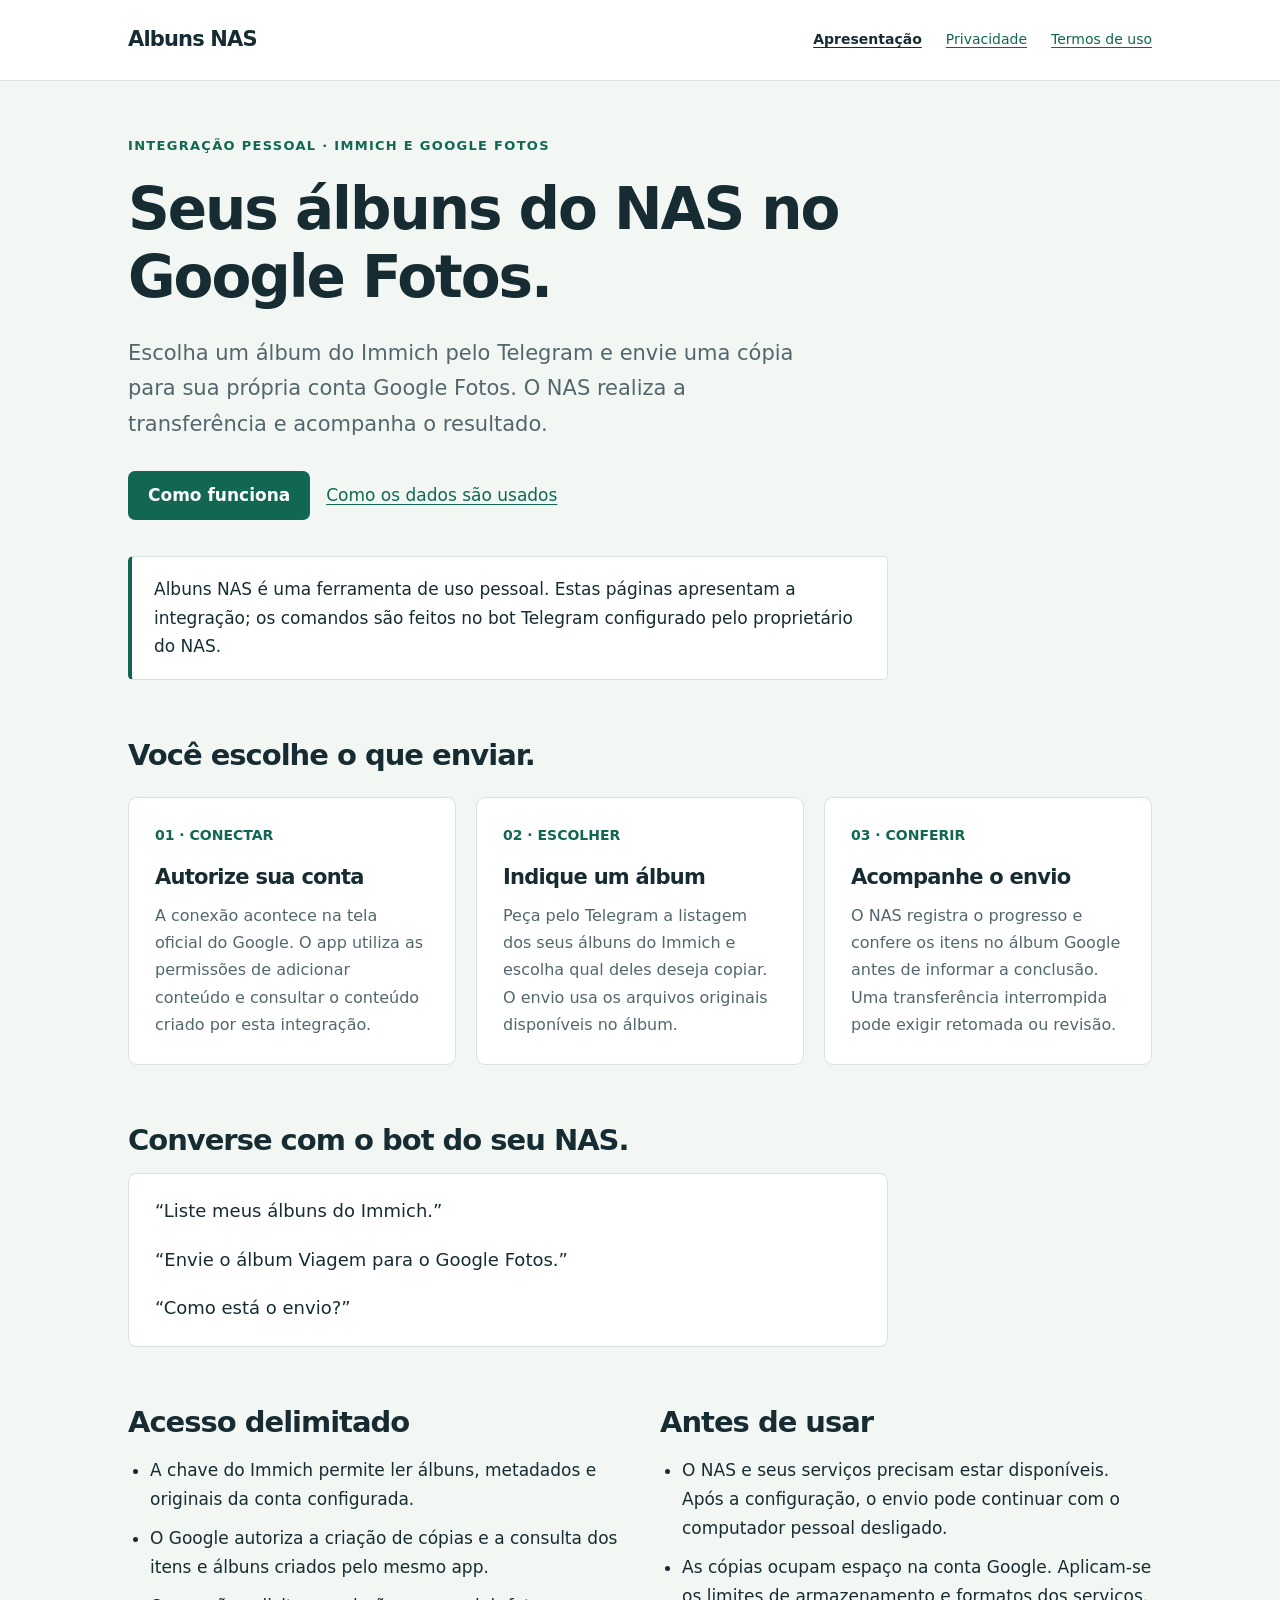
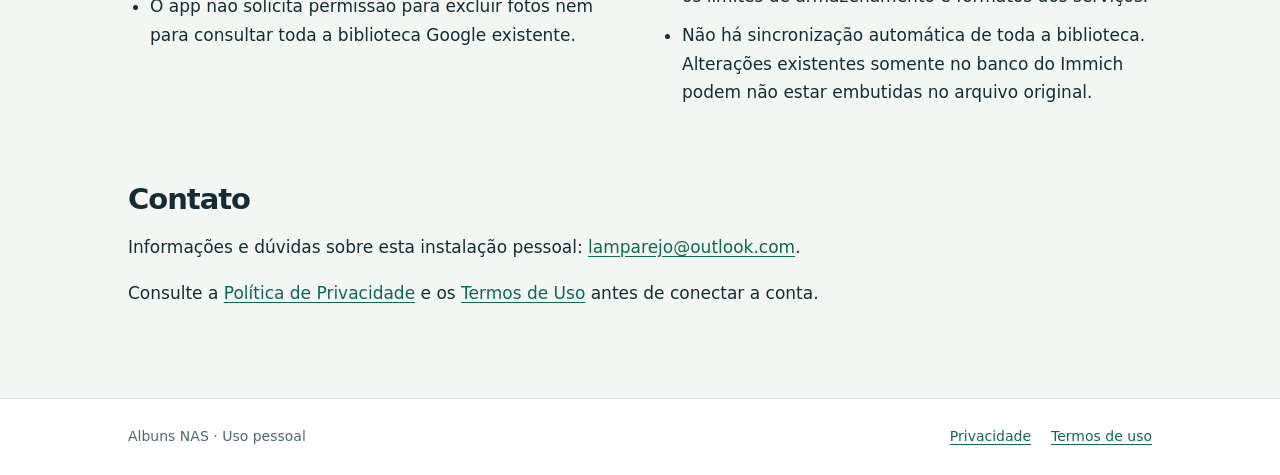
<file: index.html>
<!doctype html>
<html lang="pt-BR">
<head>
  <meta charset="utf-8">
  <meta name="viewport" content="width=device-width, initial-scale=1">
  <meta name="description" content="Albuns NAS: integração pessoal para copiar álbuns escolhidos do Immich para sua conta Google Fotos, pelo Telegram do NAS.">
  <meta name="referrer" content="no-referrer">
  <title>Albuns NAS — álbuns do Immich no Google Fotos</title>
  <link rel="stylesheet" href="site.css">
</head>
<body>
<a class="skip" href="#conteudo">Pular para o conteúdo</a>
<header class="top"><div class="wrap"><a class="brand" href="index.html">Albuns NAS</a><nav aria-label="Navegação principal"><a href="index.html" aria-current="page">Apresentação</a><a href="privacidade.html">Privacidade</a><a href="termos.html">Termos de uso</a></nav></div></header>
<main id="conteudo" class="wrap">
  <p class="eyebrow">Integração pessoal · Immich e Google Fotos</p>
  <h1>Seus álbuns do NAS no Google Fotos.</h1>
  <p class="lead">Escolha um álbum do Immich pelo Telegram e envie uma cópia para sua própria conta Google Fotos. O NAS realiza a transferência e acompanha o resultado.</p>
  <div class="actions"><a class="button" href="#como-funciona">Como funciona</a><a href="privacidade.html">Como os dados são usados</a></div>
  <p class="note">Albuns NAS é uma ferramenta de uso pessoal. Estas páginas apresentam a integração; os comandos são feitos no bot Telegram configurado pelo proprietário do NAS.</p>
  <section id="como-funciona" class="section" aria-labelledby="como-titulo">
    <h2 id="como-titulo">Você escolhe o que enviar.</h2>
    <div class="cards">
      <article class="card"><span class="number">01 · CONECTAR</span><h3>Autorize sua conta</h3><p>A conexão acontece na tela oficial do Google. O app utiliza as permissões de adicionar conteúdo e consultar o conteúdo criado por esta integração.</p></article>
      <article class="card"><span class="number">02 · ESCOLHER</span><h3>Indique um álbum</h3><p>Peça pelo Telegram a listagem dos seus álbuns do Immich e escolha qual deles deseja copiar. O envio usa os arquivos originais disponíveis no álbum.</p></article>
      <article class="card"><span class="number">03 · CONFERIR</span><h3>Acompanhe o envio</h3><p>O NAS registra o progresso e confere os itens no álbum Google antes de informar a conclusão. Uma transferência interrompida pode exigir retomada ou revisão.</p></article>
    </div>
  </section>
  <section class="section" aria-labelledby="comandos-titulo">
    <h2 id="comandos-titulo">Converse com o bot do seu NAS.</h2>
    <div class="example"><p>“Liste meus álbuns do Immich.”</p><p>“Envie o álbum Viagem para o Google Fotos.”</p><p>“Como está o envio?”</p></div>
  </section>
  <section class="section columns" aria-label="Acesso e limites da integração">
    <div><h2>Acesso delimitado</h2><ul class="list"><li>A chave do Immich permite ler álbuns, metadados e originais da conta configurada.</li><li>O Google autoriza a criação de cópias e a consulta dos itens e álbuns criados pelo mesmo app.</li><li>O app não solicita permissão para excluir fotos nem para consultar toda a biblioteca Google existente.</li></ul></div>
    <div><h2>Antes de usar</h2><ul class="list"><li>O NAS e seus serviços precisam estar disponíveis. Após a configuração, o envio pode continuar com o computador pessoal desligado.</li><li>As cópias ocupam espaço na conta Google. Aplicam-se os limites de armazenamento e formatos dos serviços.</li><li>Não há sincronização automática de toda a biblioteca. Alterações existentes somente no banco do Immich podem não estar embutidas no arquivo original.</li></ul></div>
  </section>
  <section class="section" aria-labelledby="contato-titulo"><h2 id="contato-titulo">Contato</h2><p>Informações e dúvidas sobre esta instalação pessoal: <a class="contact" href="mailto:lamparejo@outlook.com">lamparejo@outlook.com</a>.</p><p>Consulte a <a href="privacidade.html">Política de Privacidade</a> e os <a href="termos.html">Termos de Uso</a> antes de conectar a conta.</p></section>
</main>
<footer class="footer"><div class="wrap"><p>Albuns NAS · Uso pessoal</p><nav aria-label="Informações legais"><a href="privacidade.html">Privacidade</a><a href="termos.html">Termos de uso</a></nav></div></footer>
</body></html>
</file>
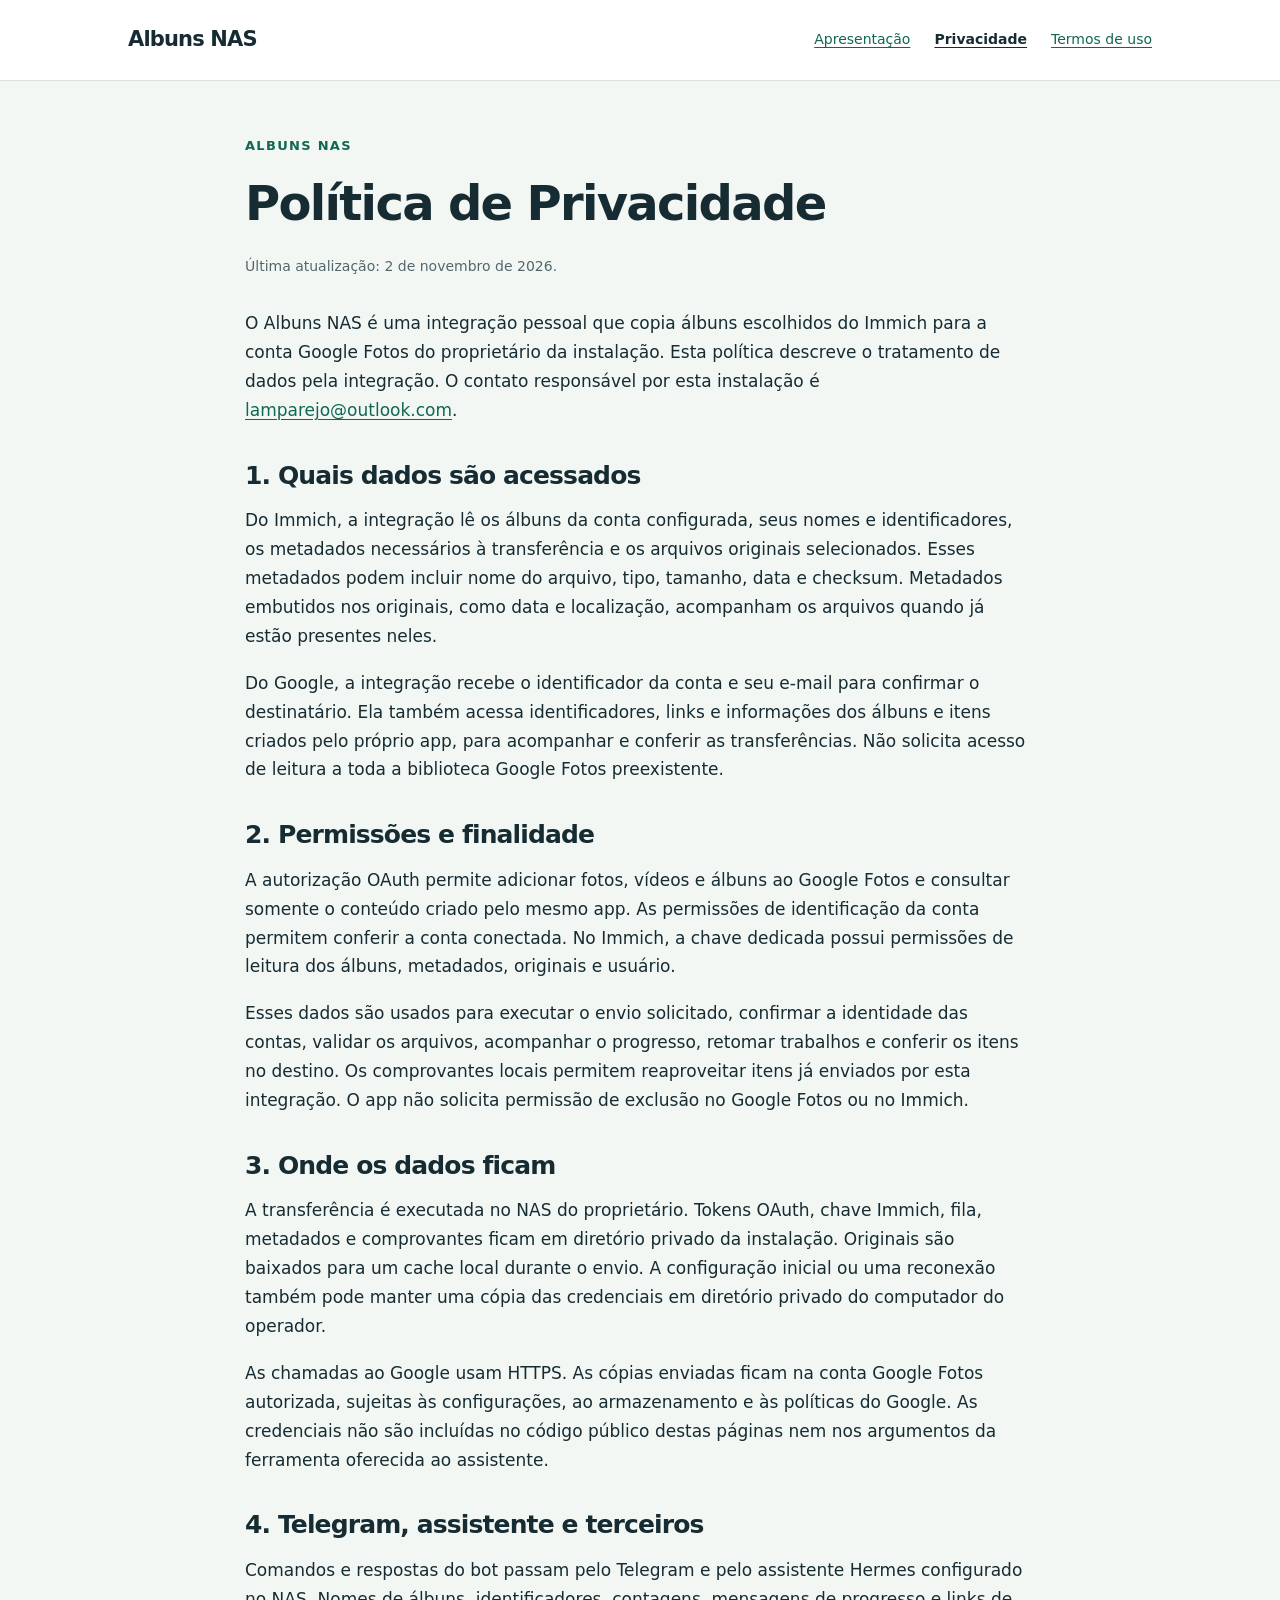
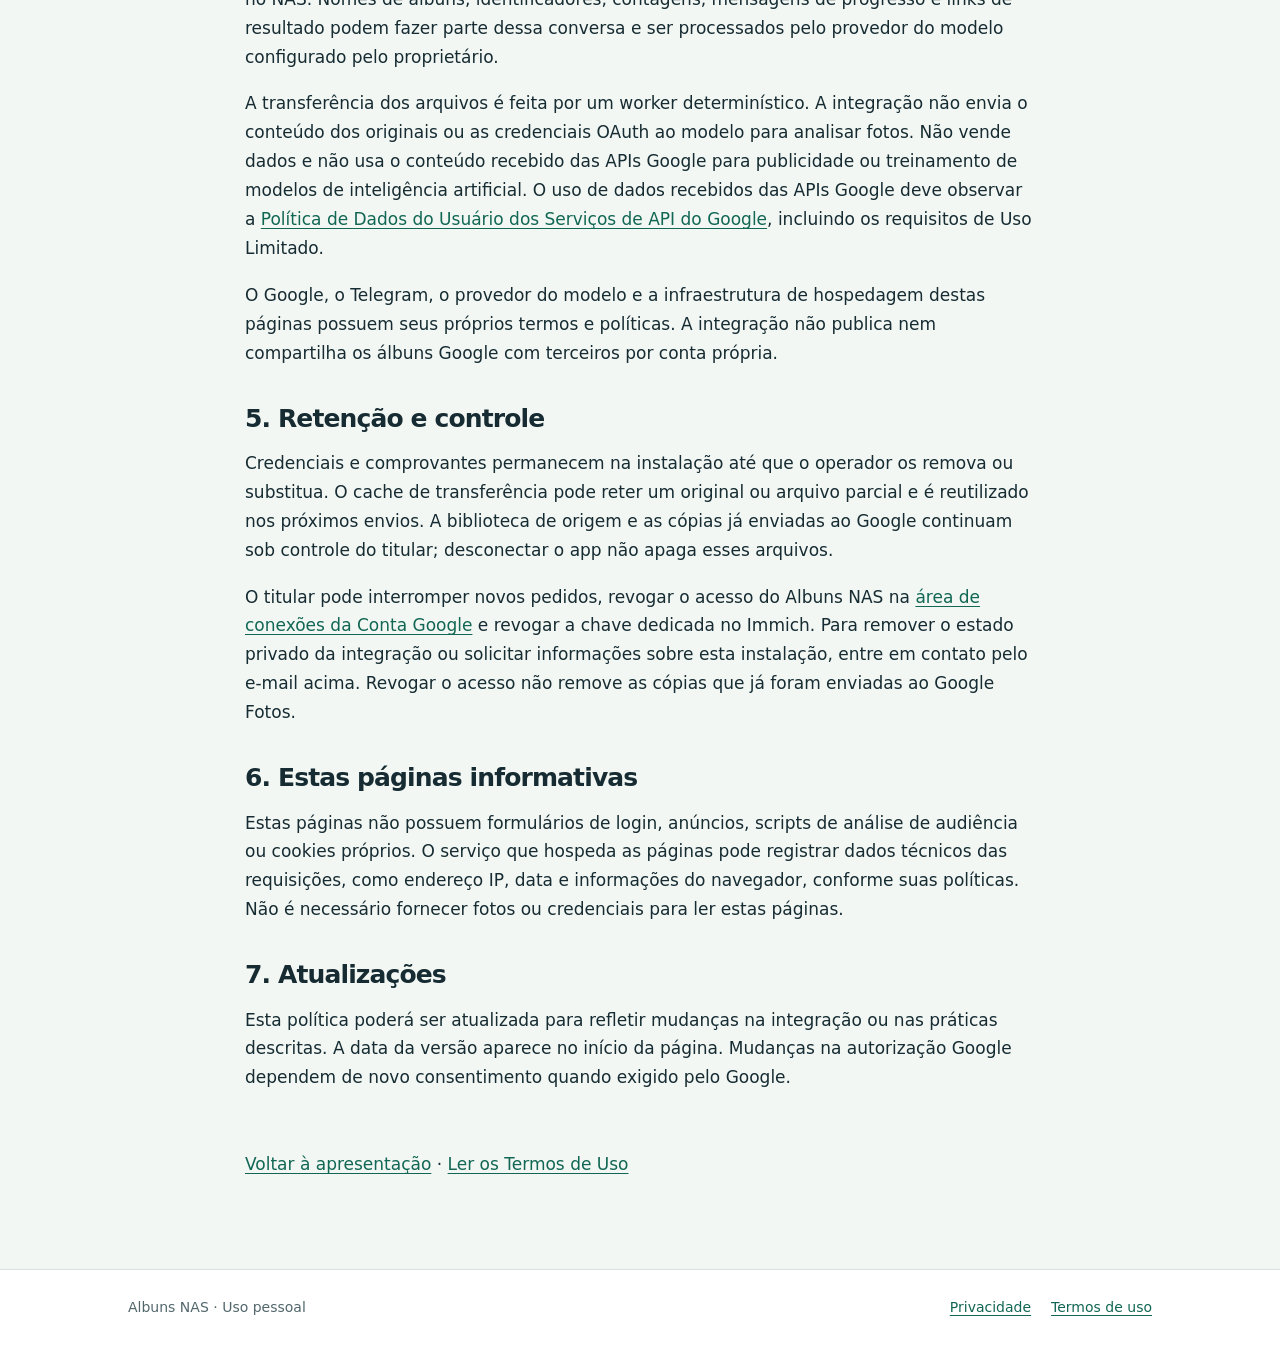
<file: privacidade.html>
<!doctype html>
<html lang="pt-BR">
<head>
  <meta charset="utf-8">
  <meta name="viewport" content="width=device-width, initial-scale=1">
  <meta name="description" content="Como o Albuns NAS acessa, utiliza e armazena dados do Immich e do Google Fotos na integração pessoal pelo NAS.">
  <meta name="referrer" content="no-referrer">
  <title>Política de Privacidade — Albuns NAS</title>
  <link rel="stylesheet" href="site.css">
</head>
<body>
<a class="skip" href="#conteudo">Pular para o conteúdo</a>
<header class="top"><div class="wrap"><a class="brand" href="index.html">Albuns NAS</a><nav aria-label="Navegação principal"><a href="index.html">Apresentação</a><a href="privacidade.html" aria-current="page">Privacidade</a><a href="termos.html">Termos de uso</a></nav></div></header>
<main id="conteudo" class="wrap legal">
  <p class="eyebrow">Albuns NAS</p><h1>Política de Privacidade</h1><p class="updated">Última atualização: 2 de novembro de 2026.</p>
  <p>O Albuns NAS é uma integração pessoal que copia álbuns escolhidos do Immich para a conta Google Fotos do proprietário da instalação. Esta política descreve o tratamento de dados pela integração. O contato responsável por esta instalação é <a class="contact" href="mailto:lamparejo@outlook.com">lamparejo@outlook.com</a>.</p>
  <h2>1. Quais dados são acessados</h2>
  <p>Do Immich, a integração lê os álbuns da conta configurada, seus nomes e identificadores, os metadados necessários à transferência e os arquivos originais selecionados. Esses metadados podem incluir nome do arquivo, tipo, tamanho, data e checksum. Metadados embutidos nos originais, como data e localização, acompanham os arquivos quando já estão presentes neles.</p>
  <p>Do Google, a integração recebe o identificador da conta e seu e-mail para confirmar o destinatário. Ela também acessa identificadores, links e informações dos álbuns e itens criados pelo próprio app, para acompanhar e conferir as transferências. Não solicita acesso de leitura a toda a biblioteca Google Fotos preexistente.</p>
  <h2>2. Permissões e finalidade</h2>
  <p>A autorização OAuth permite adicionar fotos, vídeos e álbuns ao Google Fotos e consultar somente o conteúdo criado pelo mesmo app. As permissões de identificação da conta permitem conferir a conta conectada. No Immich, a chave dedicada possui permissões de leitura dos álbuns, metadados, originais e usuário.</p>
  <p>Esses dados são usados para executar o envio solicitado, confirmar a identidade das contas, validar os arquivos, acompanhar o progresso, retomar trabalhos e conferir os itens no destino. Os comprovantes locais permitem reaproveitar itens já enviados por esta integração. O app não solicita permissão de exclusão no Google Fotos ou no Immich.</p>
  <h2>3. Onde os dados ficam</h2>
  <p>A transferência é executada no NAS do proprietário. Tokens OAuth, chave Immich, fila, metadados e comprovantes ficam em diretório privado da instalação. Originais são baixados para um cache local durante o envio. A configuração inicial ou uma reconexão também pode manter uma cópia das credenciais em diretório privado do computador do operador.</p>
  <p>As chamadas ao Google usam HTTPS. As cópias enviadas ficam na conta Google Fotos autorizada, sujeitas às configurações, ao armazenamento e às políticas do Google. As credenciais não são incluídas no código público destas páginas nem nos argumentos da ferramenta oferecida ao assistente.</p>
  <h2>4. Telegram, assistente e terceiros</h2>
  <p>Comandos e respostas do bot passam pelo Telegram e pelo assistente Hermes configurado no NAS. Nomes de álbuns, identificadores, contagens, mensagens de progresso e links de resultado podem fazer parte dessa conversa e ser processados pelo provedor do modelo configurado pelo proprietário.</p>
  <p>A transferência dos arquivos é feita por um worker determinístico. A integração não envia o conteúdo dos originais ou as credenciais OAuth ao modelo para analisar fotos. Não vende dados e não usa o conteúdo recebido das APIs Google para publicidade ou treinamento de modelos de inteligência artificial. O uso de dados recebidos das APIs Google deve observar a <a href="https://developers.google.com/terms/api-services-user-data-policy">Política de Dados do Usuário dos Serviços de API do Google</a>, incluindo os requisitos de Uso Limitado.</p>
  <p>O Google, o Telegram, o provedor do modelo e a infraestrutura de hospedagem destas páginas possuem seus próprios termos e políticas. A integração não publica nem compartilha os álbuns Google com terceiros por conta própria.</p>
  <h2>5. Retenção e controle</h2>
  <p>Credenciais e comprovantes permanecem na instalação até que o operador os remova ou substitua. O cache de transferência pode reter um original ou arquivo parcial e é reutilizado nos próximos envios. A biblioteca de origem e as cópias já enviadas ao Google continuam sob controle do titular; desconectar o app não apaga esses arquivos.</p>
  <p>O titular pode interromper novos pedidos, revogar o acesso do Albuns NAS na <a href="https://myaccount.google.com/permissions">área de conexões da Conta Google</a> e revogar a chave dedicada no Immich. Para remover o estado privado da integração ou solicitar informações sobre esta instalação, entre em contato pelo e-mail acima. Revogar o acesso não remove as cópias que já foram enviadas ao Google Fotos.</p>
  <h2>6. Estas páginas informativas</h2>
  <p>Estas páginas não possuem formulários de login, anúncios, scripts de análise de audiência ou cookies próprios. O serviço que hospeda as páginas pode registrar dados técnicos das requisições, como endereço IP, data e informações do navegador, conforme suas políticas. Não é necessário fornecer fotos ou credenciais para ler estas páginas.</p>
  <h2>7. Atualizações</h2>
  <p>Esta política poderá ser atualizada para refletir mudanças na integração ou nas práticas descritas. A data da versão aparece no início da página. Mudanças na autorização Google dependem de novo consentimento quando exigido pelo Google.</p>
  <p class="section"><a href="index.html">Voltar à apresentação</a> · <a href="termos.html">Ler os Termos de Uso</a></p>
</main>
<footer class="footer"><div class="wrap"><p>Albuns NAS · Uso pessoal</p><nav aria-label="Informações legais"><a href="privacidade.html" aria-current="page">Privacidade</a><a href="termos.html">Termos de uso</a></nav></div></footer>
</body></html>
</file>
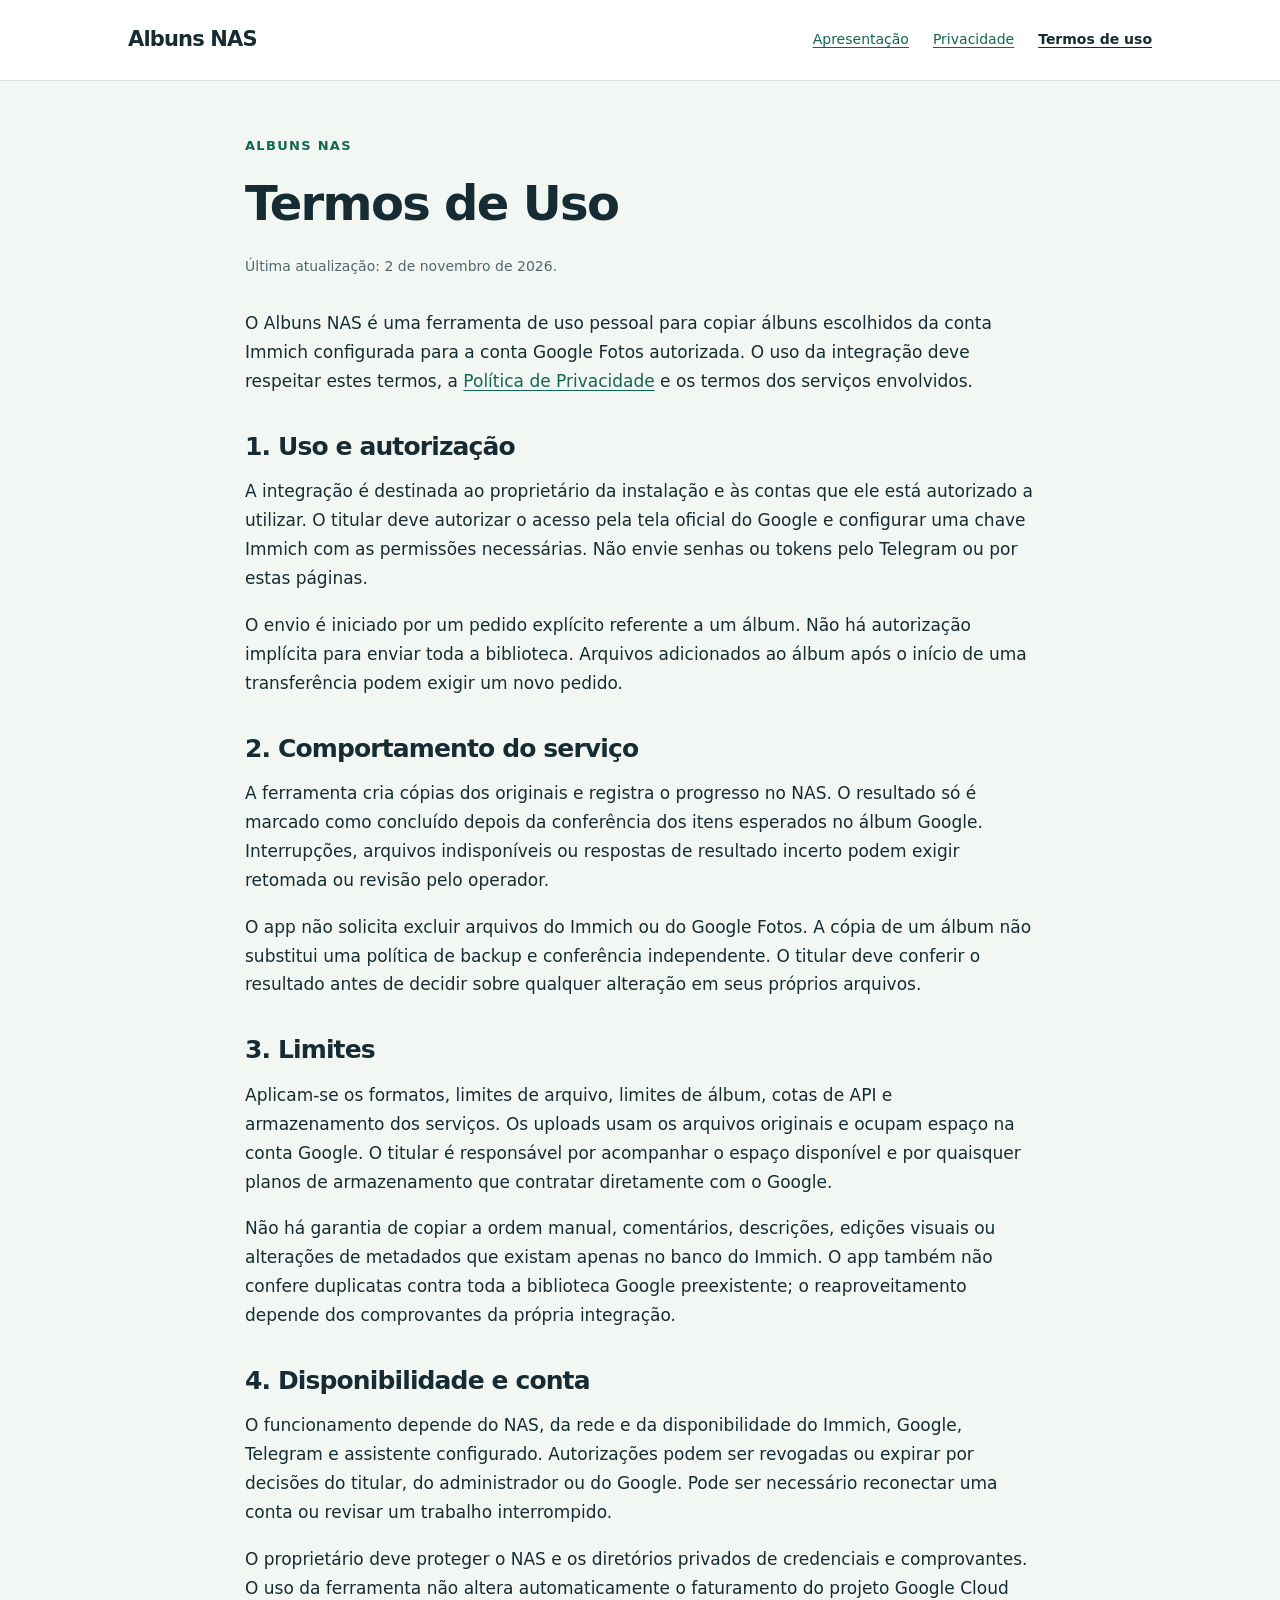
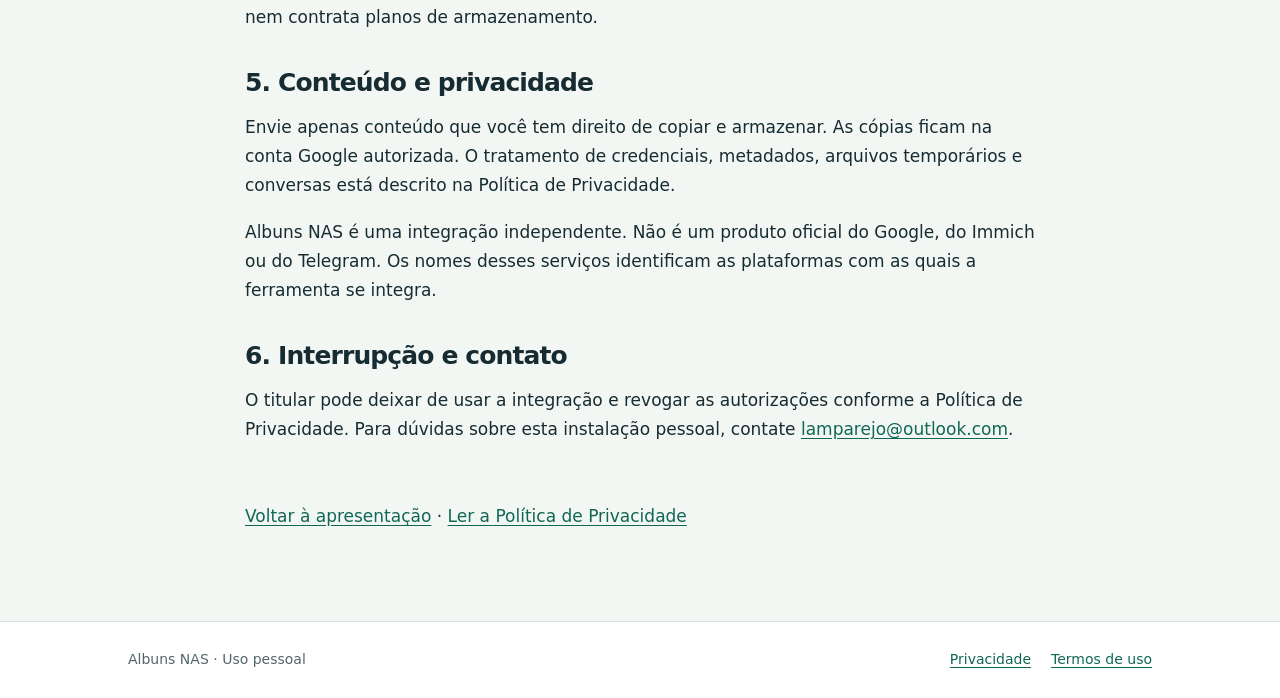
<file: termos.html>
<!doctype html>
<html lang="pt-BR">
<head>
  <meta charset="utf-8">
  <meta name="viewport" content="width=device-width, initial-scale=1">
  <meta name="description" content="Condições de uso da integração pessoal Albuns NAS para copiar álbuns do Immich ao Google Fotos.">
  <meta name="referrer" content="no-referrer">
  <title>Termos de Uso — Albuns NAS</title>
  <link rel="stylesheet" href="site.css">
</head>
<body>
<a class="skip" href="#conteudo">Pular para o conteúdo</a>
<header class="top"><div class="wrap"><a class="brand" href="index.html">Albuns NAS</a><nav aria-label="Navegação principal"><a href="index.html">Apresentação</a><a href="privacidade.html">Privacidade</a><a href="termos.html" aria-current="page">Termos de uso</a></nav></div></header>
<main id="conteudo" class="wrap legal">
  <p class="eyebrow">Albuns NAS</p><h1>Termos de Uso</h1><p class="updated">Última atualização: 2 de novembro de 2026.</p>
  <p>O Albuns NAS é uma ferramenta de uso pessoal para copiar álbuns escolhidos da conta Immich configurada para a conta Google Fotos autorizada. O uso da integração deve respeitar estes termos, a <a href="privacidade.html">Política de Privacidade</a> e os termos dos serviços envolvidos.</p>
  <h2>1. Uso e autorização</h2>
  <p>A integração é destinada ao proprietário da instalação e às contas que ele está autorizado a utilizar. O titular deve autorizar o acesso pela tela oficial do Google e configurar uma chave Immich com as permissões necessárias. Não envie senhas ou tokens pelo Telegram ou por estas páginas.</p>
  <p>O envio é iniciado por um pedido explícito referente a um álbum. Não há autorização implícita para enviar toda a biblioteca. Arquivos adicionados ao álbum após o início de uma transferência podem exigir um novo pedido.</p>
  <h2>2. Comportamento do serviço</h2>
  <p>A ferramenta cria cópias dos originais e registra o progresso no NAS. O resultado só é marcado como concluído depois da conferência dos itens esperados no álbum Google. Interrupções, arquivos indisponíveis ou respostas de resultado incerto podem exigir retomada ou revisão pelo operador.</p>
  <p>O app não solicita excluir arquivos do Immich ou do Google Fotos. A cópia de um álbum não substitui uma política de backup e conferência independente. O titular deve conferir o resultado antes de decidir sobre qualquer alteração em seus próprios arquivos.</p>
  <h2>3. Limites</h2>
  <p>Aplicam-se os formatos, limites de arquivo, limites de álbum, cotas de API e armazenamento dos serviços. Os uploads usam os arquivos originais e ocupam espaço na conta Google. O titular é responsável por acompanhar o espaço disponível e por quaisquer planos de armazenamento que contratar diretamente com o Google.</p>
  <p>Não há garantia de copiar a ordem manual, comentários, descrições, edições visuais ou alterações de metadados que existam apenas no banco do Immich. O app também não confere duplicatas contra toda a biblioteca Google preexistente; o reaproveitamento depende dos comprovantes da própria integração.</p>
  <h2>4. Disponibilidade e conta</h2>
  <p>O funcionamento depende do NAS, da rede e da disponibilidade do Immich, Google, Telegram e assistente configurado. Autorizações podem ser revogadas ou expirar por decisões do titular, do administrador ou do Google. Pode ser necessário reconectar uma conta ou revisar um trabalho interrompido.</p>
  <p>O proprietário deve proteger o NAS e os diretórios privados de credenciais e comprovantes. O uso da ferramenta não altera automaticamente o faturamento do projeto Google Cloud nem contrata planos de armazenamento.</p>
  <h2>5. Conteúdo e privacidade</h2>
  <p>Envie apenas conteúdo que você tem direito de copiar e armazenar. As cópias ficam na conta Google autorizada. O tratamento de credenciais, metadados, arquivos temporários e conversas está descrito na Política de Privacidade.</p>
  <p>Albuns NAS é uma integração independente. Não é um produto oficial do Google, do Immich ou do Telegram. Os nomes desses serviços identificam as plataformas com as quais a ferramenta se integra.</p>
  <h2>6. Interrupção e contato</h2>
  <p>O titular pode deixar de usar a integração e revogar as autorizações conforme a Política de Privacidade. Para dúvidas sobre esta instalação pessoal, contate <a class="contact" href="mailto:lamparejo@outlook.com">lamparejo@outlook.com</a>.</p>
  <p class="section"><a href="index.html">Voltar à apresentação</a> · <a href="privacidade.html">Ler a Política de Privacidade</a></p>
</main>
<footer class="footer"><div class="wrap"><p>Albuns NAS · Uso pessoal</p><nav aria-label="Informações legais"><a href="privacidade.html">Privacidade</a><a href="termos.html" aria-current="page">Termos de uso</a></nav></div></footer>
</body></html>
</file>
<file: site.css>
:root{color-scheme:light;--ink:#162c32;--muted:#52676c;--accent:#116753;--line:#d8e3df;--paper:#fff;--wash:#f3f7f4}
*{box-sizing:border-box}html{scroll-behavior:smooth}body{margin:0;background:var(--wash);color:var(--ink);font:17px/1.7 system-ui,-apple-system,"Segoe UI",sans-serif}a{color:var(--accent);text-underline-offset:.2em}a:hover{text-decoration-thickness:2px}a:focus-visible{outline:3px solid #e5aa36;outline-offset:5px;border-radius:3px}.wrap{width:min(100% - 48px,1024px);margin-inline:auto}.skip{position:absolute;left:24px;top:-100px;padding:12px;background:var(--paper);z-index:1}.skip:focus{top:12px}.top{background:var(--paper);border-bottom:1px solid var(--line)}.top .wrap{display:flex;justify-content:space-between;align-items:center;gap:20px;padding-block:22px}.brand{font-size:21px;font-weight:750;letter-spacing:-.04em;color:var(--ink);text-decoration:none}.top nav{display:flex;flex-wrap:wrap;gap:12px 24px;font-size:14px}.top nav a[aria-current=page]{font-weight:700;color:var(--ink)}main{padding-block:54px 72px}.eyebrow{color:var(--accent);font-size:13px;letter-spacing:.1em;text-transform:uppercase;font-weight:750}h1,h2,h3{line-height:1.18;letter-spacing:-.035em}h1{font-size:clamp(34px,5.7vw,58px);max-width:20ch;margin:16px 0 24px}h2{font-size:29px;margin:0 0 16px}h3{font-size:21px;margin:0 0 12px}p{margin:0 0 18px}.lead{font-size:21px;color:var(--muted);max-width:690px}.actions{display:flex;gap:16px;align-items:center;flex-wrap:wrap;margin-block:28px 36px}.button{display:inline-block;background:var(--accent);color:white;padding:10px 20px;border-radius:7px;font-weight:650;text-decoration:none}.button:hover{background:#0b503f}.note{padding:18px 22px;border:1px solid var(--line);border-left:4px solid var(--accent);border-radius:5px;background:var(--paper);max-width:760px}.section{margin-top:58px}.cards{display:grid;grid-template-columns:repeat(3,1fr);gap:20px;margin-top:24px}.card{background:var(--paper);padding:26px;border:1px solid var(--line);border-radius:9px}.number{font-weight:700;color:var(--accent);font-size:14px;display:block;margin-bottom:18px}.card p{font-size:16px;color:var(--muted);margin:0}.columns{display:grid;grid-template-columns:1fr 1fr;gap:40px}.list{padding-left:22px}.list li{margin-bottom:10px}.example{font-size:18px;background:var(--paper);border:1px solid var(--line);border-radius:8px;padding:22px 26px;max-width:760px}.example p:last-child{margin-bottom:0}.legal{max-width:790px}.legal h1{font-size:clamp(34px,5vw,48px);max-width:none}.legal h2{font-size:25px;margin-top:36px}.updated{font-size:14px;color:var(--muted);margin-bottom:30px}.footer{border-top:1px solid var(--line);background:var(--paper);padding-block:26px;font-size:14px;color:var(--muted)}.footer .wrap{display:flex;justify-content:space-between;gap:14px;flex-wrap:wrap}.footer p{margin:0}.footer nav{display:flex;gap:20px}.contact{overflow-wrap:anywhere}@media(max-width:720px){.wrap{width:min(100% - 32px,1024px)}.top .wrap{align-items:flex-start;flex-direction:column;gap:10px}main{padding-block:34px 48px}.cards,.columns{grid-template-columns:1fr}.cards{gap:14px}.columns{gap:22px}.lead{font-size:19px}.section{margin-top:40px}.card{padding:22px}.footer .wrap{flex-direction:column}}@media print{body{background:white;font-size:11pt}.top nav,.actions,.skip{display:none}main{padding:20px 0}.wrap{width:100%}.card,.note,.example{break-inside:avoid}.footer{margin-top:20px}.legal{max-width:none}}
</file>
